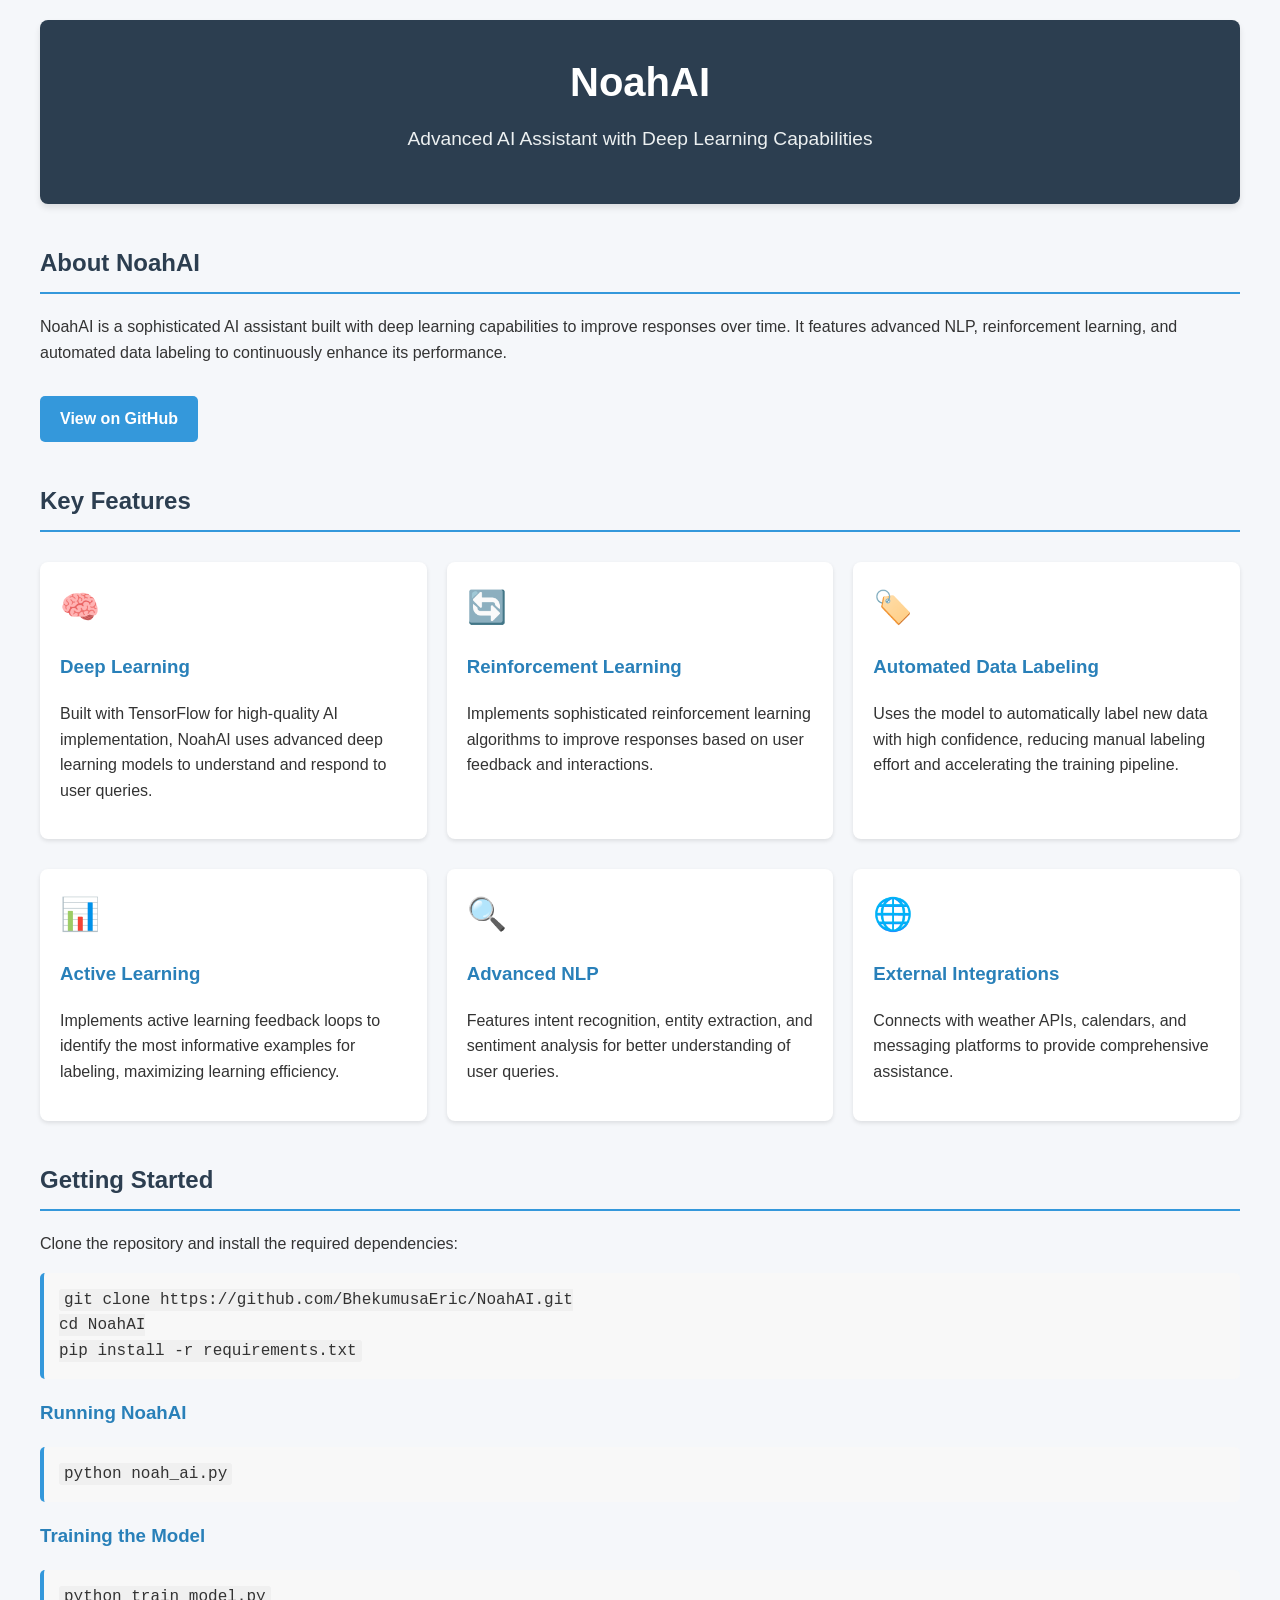
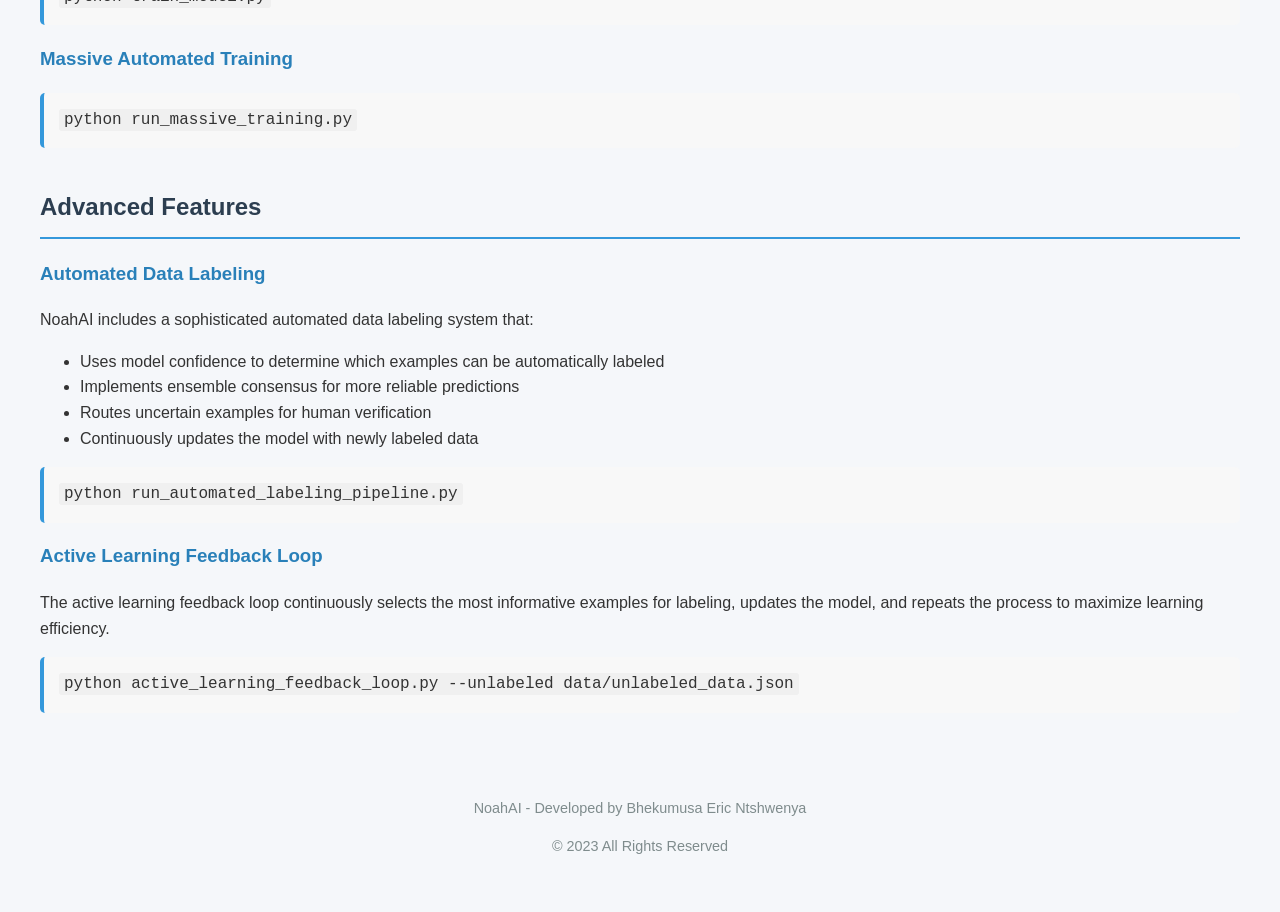
<file: index.html>
<!DOCTYPE html>
<html lang="en">
<head>
    <meta charset="UTF-8">
    <meta name="viewport" content="width=device-width, initial-scale=1.0">
    <title>NoahAI - Advanced AI Assistant</title>
    <style>
        body {
            font-family: 'Segoe UI', Tahoma, Geneva, Verdana, sans-serif;
            line-height: 1.6;
            color: #333;
            max-width: 1200px;
            margin: 0 auto;
            padding: 20px;
            background-color: #f5f7fa;
        }
        header {
            background-color: #2c3e50;
            color: white;
            padding: 30px 20px;
            text-align: center;
            border-radius: 8px;
            margin-bottom: 30px;
            box-shadow: 0 4px 6px rgba(0, 0, 0, 0.1);
        }
        h1 {
            margin: 0;
            font-size: 2.5em;
        }
        h2 {
            color: #2c3e50;
            border-bottom: 2px solid #3498db;
            padding-bottom: 10px;
            margin-top: 40px;
        }
        h3 {
            color: #2980b9;
        }
        .tagline {
            font-size: 1.2em;
            margin-top: 10px;
            color: #ecf0f1;
        }
        .container {
            display: flex;
            flex-wrap: wrap;
            gap: 20px;
            margin-top: 30px;
        }
        .card {
            background-color: white;
            border-radius: 8px;
            padding: 20px;
            box-shadow: 0 2px 4px rgba(0, 0, 0, 0.1);
            flex: 1 1 300px;
            transition: transform 0.3s ease;
        }
        .card:hover {
            transform: translateY(-5px);
            box-shadow: 0 6px 10px rgba(0, 0, 0, 0.1);
        }
        .feature-icon {
            font-size: 2em;
            color: #3498db;
            margin-bottom: 15px;
        }
        code {
            background-color: #f0f0f0;
            padding: 2px 5px;
            border-radius: 3px;
            font-family: 'Courier New', Courier, monospace;
        }
        pre {
            background-color: #f8f8f8;
            padding: 15px;
            border-radius: 5px;
            overflow-x: auto;
            border-left: 4px solid #3498db;
        }
        .btn {
            display: inline-block;
            background-color: #3498db;
            color: white;
            padding: 10px 20px;
            text-decoration: none;
            border-radius: 5px;
            font-weight: bold;
            margin-top: 15px;
            transition: background-color 0.3s ease;
        }
        .btn:hover {
            background-color: #2980b9;
        }
        footer {
            margin-top: 50px;
            text-align: center;
            padding: 20px;
            color: #7f8c8d;
            font-size: 0.9em;
        }
    </style>
</head>
<body>
    <header>
        <h1>NoahAI</h1>
        <p class="tagline">Advanced AI Assistant with Deep Learning Capabilities</p>
    </header>

    <main>
        <section>
            <h2>About NoahAI</h2>
            <p>
                NoahAI is a sophisticated AI assistant built with deep learning capabilities to improve responses over time. 
                It features advanced NLP, reinforcement learning, and automated data labeling to continuously enhance its performance.
            </p>
            <p>
                <a href="https://github.com/BhekumusaEric/NoahAI" class="btn">View on GitHub</a>
            </p>
        </section>

        <h2>Key Features</h2>
        <div class="container">
            <div class="card">
                <div class="feature-icon">🧠</div>
                <h3>Deep Learning</h3>
                <p>Built with TensorFlow for high-quality AI implementation, NoahAI uses advanced deep learning models to understand and respond to user queries.</p>
            </div>
            <div class="card">
                <div class="feature-icon">🔄</div>
                <h3>Reinforcement Learning</h3>
                <p>Implements sophisticated reinforcement learning algorithms to improve responses based on user feedback and interactions.</p>
            </div>
            <div class="card">
                <div class="feature-icon">🏷️</div>
                <h3>Automated Data Labeling</h3>
                <p>Uses the model to automatically label new data with high confidence, reducing manual labeling effort and accelerating the training pipeline.</p>
            </div>
        </div>

        <div class="container">
            <div class="card">
                <div class="feature-icon">📊</div>
                <h3>Active Learning</h3>
                <p>Implements active learning feedback loops to identify the most informative examples for labeling, maximizing learning efficiency.</p>
            </div>
            <div class="card">
                <div class="feature-icon">🔍</div>
                <h3>Advanced NLP</h3>
                <p>Features intent recognition, entity extraction, and sentiment analysis for better understanding of user queries.</p>
            </div>
            <div class="card">
                <div class="feature-icon">🌐</div>
                <h3>External Integrations</h3>
                <p>Connects with weather APIs, calendars, and messaging platforms to provide comprehensive assistance.</p>
            </div>
        </div>

        <section>
            <h2>Getting Started</h2>
            <p>Clone the repository and install the required dependencies:</p>
            <pre><code>git clone https://github.com/BhekumusaEric/NoahAI.git
cd NoahAI
pip install -r requirements.txt</code></pre>

            <h3>Running NoahAI</h3>
            <pre><code>python noah_ai.py</code></pre>

            <h3>Training the Model</h3>
            <pre><code>python train_model.py</code></pre>

            <h3>Massive Automated Training</h3>
            <pre><code>python run_massive_training.py</code></pre>
        </section>

        <section>
            <h2>Advanced Features</h2>
            <h3>Automated Data Labeling</h3>
            <p>NoahAI includes a sophisticated automated data labeling system that:</p>
            <ul>
                <li>Uses model confidence to determine which examples can be automatically labeled</li>
                <li>Implements ensemble consensus for more reliable predictions</li>
                <li>Routes uncertain examples for human verification</li>
                <li>Continuously updates the model with newly labeled data</li>
            </ul>
            <pre><code>python run_automated_labeling_pipeline.py</code></pre>

            <h3>Active Learning Feedback Loop</h3>
            <p>The active learning feedback loop continuously selects the most informative examples for labeling, updates the model, and repeats the process to maximize learning efficiency.</p>
            <pre><code>python active_learning_feedback_loop.py --unlabeled data/unlabeled_data.json</code></pre>
        </section>
    </main>

    <footer>
        <p>NoahAI - Developed by Bhekumusa Eric Ntshwenya</p>
        <p>&copy; 2023 All Rights Reserved</p>
    </footer>
</body>
</html>
</file>
